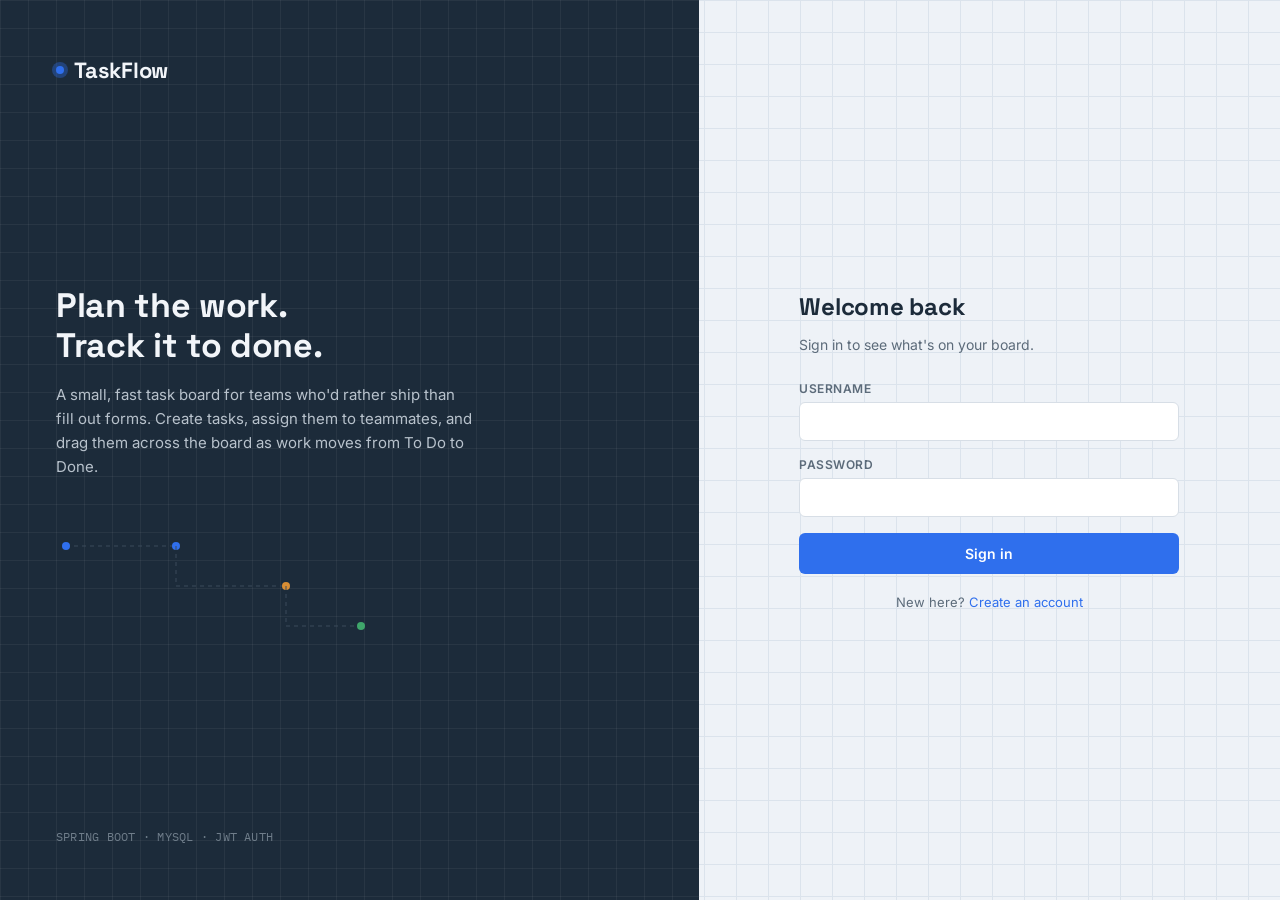
<file: backend/src/main/resources/static/index.html>
<!DOCTYPE html>
<html lang="en">
<head>
  <meta charset="UTF-8" />
  <meta name="viewport" content="width=device-width, initial-scale=1.0" />
  <title>TaskFlow — Sign in</title>
  <link rel="preconnect" href="https://fonts.googleapis.com">
  <link href="https://fonts.googleapis.com/css2?family=Space+Grotesk:wght@500;700&family=Inter:wght@400;500;600&family=IBM+Plex+Mono:wght@400;500&display=swap" rel="stylesheet">
  <link rel="stylesheet" href="css/style.css" />
</head>
<body>
  <div class="auth-shell">
    <div class="auth-side">
      <div class="brand-mark"><span class="led led--in-progress"></span> TaskFlow</div>

      <div class="auth-side-content">
        <h1>Plan the work.<br />Track it to done.</h1>
        <p>A small, fast task board for teams who'd rather ship than fill out forms. Create tasks, assign them to teammates, and drag them across the board as work moves from To Do to Done.</p>

        <svg class="schematic" width="320" height="120" viewBox="0 0 320 120" fill="none" xmlns="http://www.w3.org/2000/svg">
          <line x1="10" y1="20" x2="120" y2="20" stroke="#3a4a5a" stroke-width="1" stroke-dasharray="4 4"/>
          <circle cx="10" cy="20" r="4" fill="#2F6FED"/>
          <circle cx="120" cy="20" r="4" fill="#2F6FED"/>
          <line x1="120" y1="20" x2="120" y2="60" stroke="#3a4a5a" stroke-width="1" stroke-dasharray="4 4"/>
          <line x1="120" y1="60" x2="230" y2="60" stroke="#3a4a5a" stroke-width="1" stroke-dasharray="4 4"/>
          <circle cx="230" cy="60" r="4" fill="#D98E34"/>
          <line x1="230" y1="60" x2="230" y2="100" stroke="#3a4a5a" stroke-width="1" stroke-dasharray="4 4"/>
          <line x1="230" y1="100" x2="305" y2="100" stroke="#3a4a5a" stroke-width="1" stroke-dasharray="4 4"/>
          <circle cx="305" cy="100" r="4" fill="#3FA66B"/>
        </svg>
      </div>

      <div class="auth-side-footer">SPRING BOOT · MYSQL · JWT AUTH</div>
    </div>

    <div class="auth-form-side">
      <div class="auth-card">
        <div id="error-banner" class="error-banner"></div>

        <!-- LOGIN FORM -->
        <div id="login-view">
          <h2>Welcome back</h2>
          <p class="subtitle">Sign in to see what's on your board.</p>
          <form id="login-form">
            <div class="field">
              <label for="login-username">Username</label>
              <input id="login-username" name="username" autocomplete="username" required />
            </div>
            <div class="field">
              <label for="login-password">Password</label>
              <input id="login-password" name="password" type="password" autocomplete="current-password" required />
            </div>
            <button class="btn btn-primary" type="submit">Sign in</button>
          </form>
          <div class="auth-toggle">
            New here? <a href="#" id="show-register">Create an account</a>
          </div>
        </div>

        <!-- REGISTER FORM -->
        <div id="register-view" style="display:none;">
          <h2>Create your account</h2>
          <p class="subtitle">The very first account on a fresh deployment becomes the admin.</p>
          <form id="register-form">
            <div class="field">
              <label for="register-username">Username</label>
              <input id="register-username" name="username" autocomplete="username" required minlength="3" />
            </div>
            <div class="field">
              <label for="register-email">Email</label>
              <input id="register-email" name="email" type="email" autocomplete="email" required />
            </div>
            <div class="field">
              <label for="register-password">Password</label>
              <input id="register-password" name="password" type="password" autocomplete="new-password" required minlength="6" />
            </div>
            <button class="btn btn-primary" type="submit">Create account</button>
          </form>
          <div class="auth-toggle">
            Already have an account? <a href="#" id="show-login">Sign in</a>
          </div>
        </div>
      </div>
    </div>
  </div>

  <script src="js/api.js"></script>
  <script src="js/auth.js"></script>
</body>
</html>
</file>
<file: backend/src/main/resources/static/css/style.css>
/* =========================================================
   Workflow — design tokens
   Aesthetic: technical drafting / blueprint paper.
   Flat surfaces, hairline rules, LED-style status dots,
   restrained accent color. No gradients, no heavy shadows.
   ========================================================= */

:root {
  --bg: #eef2f7;
  --bg-grid-line: #dbe3ec;
  --panel: #ffffff;
  --panel-border: #d7dee6;

  --ink: #1c2b3a;
  --ink-muted: #5c6b7a;
  --ink-faint: #8b97a4;

  --accent: #2f6fed;
  --accent-ink: #ffffff;
  --accent-soft: #e4ecfc;
  --accent-soft-border: #c4d6f7;

  --amber: #d98e34;
  --amber-soft: #fbedda;
  --green: #3fa66b;
  --green-soft: #e1f3e8;
  --red: #d5564b;
  --red-soft: #fbe6e4;

  --radius-sm: 6px;
  --radius-md: 10px;

  --font-display: "Space Grotesk", "Segoe UI", sans-serif;
  --font-body: "Inter", "Segoe UI", sans-serif;
  --font-mono: "IBM Plex Mono", "Courier New", monospace;
}

* {
  box-sizing: border-box;
}

html, body {
  margin: 0;
  padding: 0;
  min-height: 100vh;
}

body {
  background: var(--bg);
  background-image:
    linear-gradient(var(--bg-grid-line) 1px, transparent 1px),
    linear-gradient(90deg, var(--bg-grid-line) 1px, transparent 1px);
  background-size: 32px 32px;
  font-family: var(--font-body);
  color: var(--ink);
  -webkit-font-smoothing: antialiased;
}

h1, h2, h3, .brand-mark {
  font-family: var(--font-display);
  letter-spacing: -0.01em;
}

a { color: var(--accent); text-decoration: none; }

button {
  font-family: var(--font-body);
  cursor: pointer;
}

button:focus-visible,
input:focus-visible,
select:focus-visible,
textarea:focus-visible,
a:focus-visible {
  outline: 2px solid var(--accent);
  outline-offset: 2px;
}

input, select, textarea {
  font-family: var(--font-body);
  font-size: 14px;
  color: var(--ink);
}

/* ---------- LED status dot, the page's one recurring signature ---------- */
.led {
  display: inline-block;
  width: 8px;
  height: 8px;
  border-radius: 50%;
  flex-shrink: 0;
}
.led--todo { background: var(--amber); box-shadow: 0 0 0 3px var(--amber-soft); }
.led--in-progress { background: var(--accent); box-shadow: 0 0 0 3px var(--accent-soft); }
.led--done { background: var(--green); box-shadow: 0 0 0 3px var(--green-soft); }

/* =========================================================
   AUTH PAGE
   ========================================================= */
.auth-shell {
  display: flex;
  min-height: 100vh;
}

.auth-side {
  flex: 1.1;
  background: var(--ink);
  color: #f2f5f9;
  padding: 56px;
  display: flex;
  flex-direction: column;
  justify-content: space-between;
  position: relative;
  overflow: hidden;
}

.auth-side::before {
  content: "";
  position: absolute;
  inset: 0;
  background-image:
    linear-gradient(rgba(255,255,255,0.05) 1px, transparent 1px),
    linear-gradient(90deg, rgba(255,255,255,0.05) 1px, transparent 1px);
  background-size: 28px 28px;
}

.brand-mark {
  font-size: 22px;
  font-weight: 700;
  position: relative;
  z-index: 1;
  display: flex;
  align-items: center;
  gap: 10px;
}

.brand-mark .led { background: var(--accent); box-shadow: 0 0 0 4px rgba(47,111,237,0.35); }

.auth-side-content {
  position: relative;
  z-index: 1;
  max-width: 420px;
}

.auth-side-content h1 {
  font-size: 34px;
  line-height: 1.2;
  margin-bottom: 16px;
}

.auth-side-content p {
  color: #b8c2cc;
  font-size: 15px;
  line-height: 1.6;
}

.schematic {
  position: relative;
  z-index: 1;
  margin-top: 32px;
}

.auth-side-footer {
  position: relative;
  z-index: 1;
  font-family: var(--font-mono);
  font-size: 12px;
  color: #6f7d8a;
  letter-spacing: 0.02em;
}

.auth-form-side {
  flex: 1;
  display: flex;
  align-items: center;
  justify-content: center;
  padding: 40px 24px;
}

.auth-card {
  width: 100%;
  max-width: 380px;
}

.auth-card h2 {
  font-size: 24px;
  margin: 0 0 6px;
}

.auth-card .subtitle {
  color: var(--ink-muted);
  font-size: 14px;
  margin-bottom: 28px;
}

.field {
  margin-bottom: 16px;
}

.field label {
  display: block;
  font-size: 12px;
  font-weight: 600;
  text-transform: uppercase;
  letter-spacing: 0.04em;
  color: var(--ink-muted);
  margin-bottom: 6px;
}

.field input, .field select, .field textarea {
  width: 100%;
  padding: 10px 12px;
  border: 1px solid var(--panel-border);
  border-radius: var(--radius-sm);
  background: var(--panel);
}

.field textarea { resize: vertical; min-height: 70px; }

.btn {
  border: 1px solid transparent;
  border-radius: var(--radius-sm);
  padding: 10px 16px;
  font-size: 14px;
  font-weight: 600;
  display: inline-flex;
  align-items: center;
  gap: 6px;
  transition: background 0.12s ease, border-color 0.12s ease;
}

.btn-primary {
  background: var(--accent);
  color: var(--accent-ink);
  width: 100%;
  justify-content: center;
  padding: 11px 16px;
}
.btn-primary:hover { background: #2a62d6; }

.btn-ghost {
  background: transparent;
  border-color: var(--panel-border);
  color: var(--ink);
}
.btn-ghost:hover { background: var(--accent-soft); border-color: var(--accent-soft-border); }

.btn-danger {
  background: transparent;
  color: var(--red);
  border-color: transparent;
}
.btn-danger:hover { background: var(--red-soft); }

.auth-toggle {
  margin-top: 20px;
  font-size: 13px;
  color: var(--ink-muted);
  text-align: center;
}

.error-banner {
  background: var(--red-soft);
  color: var(--red);
  border: 1px solid #f1c6c2;
  border-radius: var(--radius-sm);
  padding: 10px 12px;
  font-size: 13px;
  margin-bottom: 16px;
  display: none;
}
.error-banner.visible { display: block; }

/* =========================================================
   DASHBOARD
   ========================================================= */
.app-header {
  display: flex;
  align-items: center;
  justify-content: space-between;
  padding: 14px 28px;
  background: var(--panel);
  border-bottom: 1px solid var(--panel-border);
  position: sticky;
  top: 0;
  z-index: 10;
}

.app-header .brand-mark { color: var(--ink); font-size: 18px; }
.app-header .brand-mark .led { background: var(--accent); box-shadow: 0 0 0 3px var(--accent-soft); }

.header-right {
  display: flex;
  align-items: center;
  gap: 14px;
}

.user-chip {
  display: flex;
  align-items: center;
  gap: 8px;
  font-size: 13px;
  color: var(--ink-muted);
}

.avatar {
  width: 28px;
  height: 28px;
  border-radius: 50%;
  background: var(--accent-soft);
  color: var(--accent);
  display: flex;
  align-items: center;
  justify-content: center;
  font-size: 12px;
  font-weight: 700;
  font-family: var(--font-mono);
}

.role-chip {
  font-family: var(--font-mono);
  font-size: 11px;
  padding: 2px 8px;
  border-radius: 20px;
  background: var(--accent-soft);
  color: var(--accent);
  text-transform: uppercase;
  letter-spacing: 0.04em;
}

.toolbar {
  display: flex;
  align-items: center;
  justify-content: space-between;
  padding: 20px 28px 0;
  flex-wrap: wrap;
  gap: 12px;
}

.toolbar h1 {
  font-size: 22px;
  margin: 0;
}

.toolbar .subtitle {
  color: var(--ink-muted);
  font-size: 13px;
  margin-top: 4px;
  font-family: var(--font-mono);
}

.filter-row {
  display: flex;
  gap: 8px;
}

.chip-toggle {
  border: 1px solid var(--panel-border);
  background: var(--panel);
  border-radius: 20px;
  padding: 6px 14px;
  font-size: 13px;
  color: var(--ink-muted);
}
.chip-toggle.active {
  background: var(--ink);
  color: white;
  border-color: var(--ink);
}

.board {
  display: grid;
  grid-template-columns: repeat(3, 1fr);
  gap: 20px;
  padding: 20px 28px 40px;
  align-items: start;
}

@media (max-width: 900px) {
  .board { grid-template-columns: 1fr; }
}

.column {
  background: transparent;
}

.column-header {
  display: flex;
  align-items: center;
  gap: 8px;
  padding: 4px 4px 12px;
  border-bottom: 1px dashed var(--panel-border);
  margin-bottom: 14px;
}

.column-header h3 {
  font-size: 14px;
  margin: 0;
  text-transform: uppercase;
  letter-spacing: 0.04em;
}

.column-count {
  font-family: var(--font-mono);
  font-size: 12px;
  color: var(--ink-faint);
  margin-left: auto;
}

.column-drop {
  min-height: 60px;
  border-radius: var(--radius-md);
  transition: background 0.12s ease;
}
.column-drop.drag-over {
  background: var(--accent-soft);
  outline: 1px dashed var(--accent-soft-border);
}

.task-card {
  background: var(--panel);
  border: 1px solid var(--panel-border);
  border-radius: var(--radius-sm);
  padding: 14px;
  margin-bottom: 12px;
  cursor: grab;
}
.task-card:active { cursor: grabbing; }
.task-card.dragging { opacity: 0.4; }

.task-card-top {
  display: flex;
  justify-content: space-between;
  align-items: flex-start;
  gap: 8px;
  margin-bottom: 8px;
}

.task-title {
  font-weight: 600;
  font-size: 14px;
  line-height: 1.4;
}

.priority-tag {
  font-family: var(--font-mono);
  font-size: 10px;
  font-weight: 600;
  padding: 2px 7px;
  border-radius: 4px;
  text-transform: uppercase;
  letter-spacing: 0.03em;
  flex-shrink: 0;
}
.priority-tag.LOW { background: var(--green-soft); color: var(--green); }
.priority-tag.MEDIUM { background: var(--amber-soft); color: var(--amber); }
.priority-tag.HIGH { background: var(--red-soft); color: var(--red); }

.task-desc {
  font-size: 13px;
  color: var(--ink-muted);
  line-height: 1.5;
  margin-bottom: 10px;
}

.task-meta {
  display: flex;
  align-items: center;
  justify-content: space-between;
  font-size: 12px;
  color: var(--ink-faint);
  font-family: var(--font-mono);
}

.task-meta .due-date.overdue { color: var(--red); }

.task-actions {
  display: flex;
  gap: 6px;
  margin-top: 10px;
  border-top: 1px solid var(--bg-grid-line);
  padding-top: 8px;
}

.icon-btn {
  border: none;
  background: transparent;
  color: var(--ink-faint);
  font-size: 12px;
  padding: 4px 8px;
  border-radius: 4px;
}
.icon-btn:hover { background: var(--bg); color: var(--ink); }
.icon-btn.danger:hover { background: var(--red-soft); color: var(--red); }

.empty-column {
  text-align: center;
  color: var(--ink-faint);
  font-size: 12px;
  padding: 20px 0;
  border: 1px dashed var(--panel-border);
  border-radius: var(--radius-md);
}

/* ---------- modal ---------- */
.modal-backdrop {
  position: fixed;
  inset: 0;
  background: rgba(28,43,58,0.45);
  display: none;
  align-items: center;
  justify-content: center;
  z-index: 100;
}
.modal-backdrop.visible { display: flex; }

.modal {
  background: var(--panel);
  border-radius: var(--radius-md);
  padding: 26px;
  width: 100%;
  max-width: 420px;
  max-height: 90vh;
  overflow-y: auto;
}

.modal h2 {
  font-size: 18px;
  margin: 0 0 18px;
}

.modal-actions {
  display: flex;
  gap: 10px;
  margin-top: 18px;
}
.modal-actions .btn { flex: 1; }

.field-row {
  display: grid;
  grid-template-columns: 1fr 1fr;
  gap: 12px;
}

.toast {
  position: fixed;
  bottom: 24px;
  right: 24px;
  background: var(--ink);
  color: white;
  padding: 12px 18px;
  border-radius: var(--radius-sm);
  font-size: 13px;
  opacity: 0;
  transform: translateY(8px);
  transition: opacity 0.2s ease, transform 0.2s ease;
  pointer-events: none;
  z-index: 200;
}
.toast.visible { opacity: 1; transform: translateY(0); }
.toast.error { background: var(--red); }
</file>
